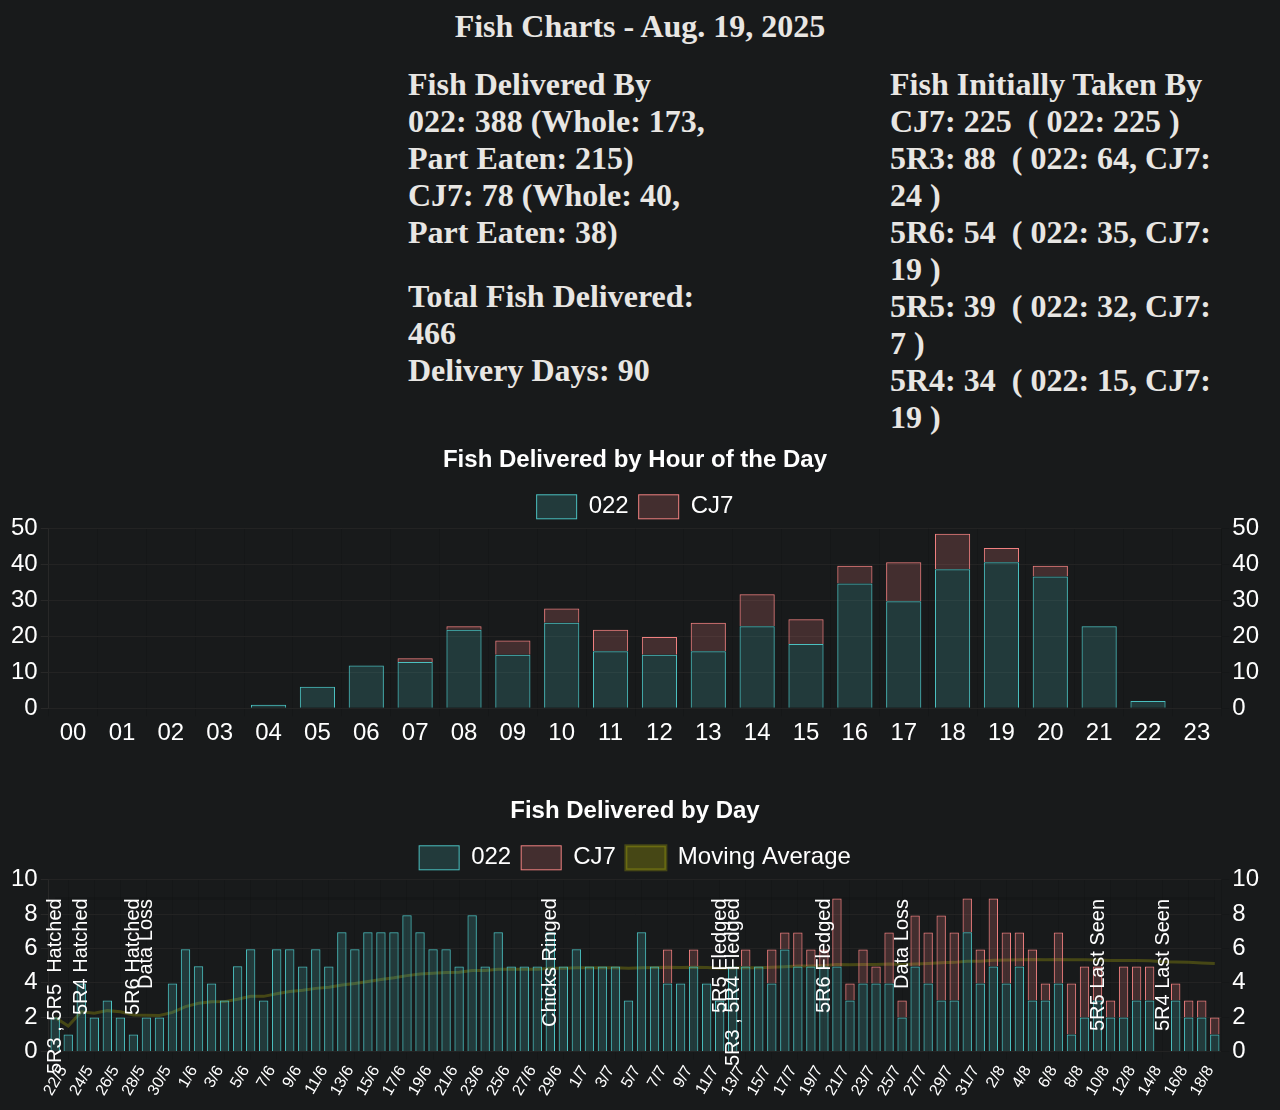
<file: index.html>
<!-- saved from url=(0043)http://192.168.1.88:8000/fish/graph/detail/ -->
<html data-darkreader-mode="dynamic" data-darkreader-scheme="dark" data-darkreader-proxy-injected="true"><head><meta http-equiv="Content-Type" content="text/html; charset=UTF-8"><style class="darkreader darkreader--fallback" media="screen"></style><style class="darkreader darkreader--user-agent" media="screen">@layer {
html {
    background-color: var(--darkreader-background-ffffff, #181a1b) !important;
}
html {
    color-scheme: dark !important;
}
iframe {
    color-scheme: dark !important;
}
html, body {
    background-color: var(--darkreader-background-ffffff, #181a1b);
}
html, body {
    border-color: var(--darkreader-border-4c4c4c, #736b5e);
    color: var(--darkreader-text-000000, #e8e6e3);
}
a {
    color: var(--darkreader-text-0040ff, #3391ff);
}
table {
    border-color: var(--darkreader-border-808080, #545b5e);
}
mark {
    color: var(--darkreader-text-000000, #e8e6e3);
}
::placeholder {
    color: var(--darkreader-text-a9a9a9, #b2aba1);
}
input:-webkit-autofill,
textarea:-webkit-autofill,
select:-webkit-autofill {
    background-color: var(--darkreader-background-faffbd, #404400) !important;
    color: var(--darkreader-text-000000, #e8e6e3) !important;
}
* {
    scrollbar-color: var(--darkreader-background-b0b0b0, #454a4d) var(--darkreader-background-f1f1f1, #202324);
}
::selection {
    background-color: var(--darkreader-background-0060d4, #004daa) !important;
    color: var(--darkreader-text-ffffff, #e8e6e3) !important;
}
::-moz-selection {
    background-color: var(--darkreader-background-0060d4, #004daa) !important;
    color: var(--darkreader-text-ffffff, #e8e6e3) !important;
}
}</style><style class="darkreader darkreader--text" media="screen"></style><style class="darkreader darkreader--invert" media="screen">.jfk-bubble.gtx-bubble, .captcheck_answer_label > input + img, span#closed_text > img[src^="https://www.gstatic.com/images/branding/googlelogo"], span[data-href^="https://www.hcaptcha.com/"] > #icon, img.Wirisformula, a[data-testid="headerMediumLogo"]>svg, .d2l-navigation-link-image-container, .d2l-iframe-loading-container {
    filter: invert(100%) hue-rotate(180deg) contrast(90%) !important;
}</style><style class="darkreader darkreader--inline" media="screen">[data-darkreader-inline-bgcolor] {
  background-color: var(--darkreader-inline-bgcolor) !important;
}
[data-darkreader-inline-bgimage] {
  background-image: var(--darkreader-inline-bgimage) !important;
}
[data-darkreader-inline-border] {
  border-color: var(--darkreader-inline-border) !important;
}
[data-darkreader-inline-border-bottom] {
  border-bottom-color: var(--darkreader-inline-border-bottom) !important;
}
[data-darkreader-inline-border-left] {
  border-left-color: var(--darkreader-inline-border-left) !important;
}
[data-darkreader-inline-border-right] {
  border-right-color: var(--darkreader-inline-border-right) !important;
}
[data-darkreader-inline-border-top] {
  border-top-color: var(--darkreader-inline-border-top) !important;
}
[data-darkreader-inline-boxshadow] {
  box-shadow: var(--darkreader-inline-boxshadow) !important;
}
[data-darkreader-inline-color] {
  color: var(--darkreader-inline-color) !important;
}
[data-darkreader-inline-fill] {
  fill: var(--darkreader-inline-fill) !important;
}
[data-darkreader-inline-stroke] {
  stroke: var(--darkreader-inline-stroke) !important;
}
[data-darkreader-inline-outline] {
  outline-color: var(--darkreader-inline-outline) !important;
}
[data-darkreader-inline-stopcolor] {
  stop-color: var(--darkreader-inline-stopcolor) !important;
}
[data-darkreader-inline-bg] {
  background: var(--darkreader-inline-bg) !important;
}
[data-darkreader-inline-border-short] {
  border: var(--darkreader-inline-border-short) !important;
}
[data-darkreader-inline-border-bottom-short] {
  border-bottom: var(--darkreader-inline-border-bottom-short) !important;
}
[data-darkreader-inline-border-left-short] {
  border-left: var(--darkreader-inline-border-left-short) !important;
}
[data-darkreader-inline-border-right-short] {
  border-right: var(--darkreader-inline-border-right-short) !important;
}
[data-darkreader-inline-border-top-short] {
  border-top: var(--darkreader-inline-border-top-short) !important;
}
[data-darkreader-inline-invert] {
    filter: invert(100%) hue-rotate(180deg);
}</style><style class="darkreader darkreader--variables" media="screen">:root {
   --darkreader-neutral-background: var(--darkreader-background-ffffff, #181a1b);
   --darkreader-neutral-text: var(--darkreader-text-000000, #e8e6e3);
   --darkreader-selection-background: var(--darkreader-background-0060d4, #004daa);
   --darkreader-selection-text: var(--darkreader-text-ffffff, #e8e6e3);
}</style><style class="darkreader darkreader--root-vars" media="screen"></style><link rel="stylesheet" href="./index_files/style.css"><style class="darkreader darkreader--sync" media="screen"></style>
<meta name="darkreader" content="c7c358f86b47588f3a2f2d829a80be80"><style class="darkreader darkreader--override" media="screen">.vimvixen-hint {
    background-color: var(--darkreader-background-ffd76e, #684b00) !important;
    border-color: var(--darkreader-background-c59d00, #9e7e00) !important;
    color: var(--darkreader-text-302505, #d7d4cf) !important;
}
#vimvixen-console-frame {
    color-scheme: light !important;
}
::placeholder {
    opacity: 0.5 !important;
}
#edge-translate-panel-body,
.MuiTypography-body1,
.nfe-quote-text {
    color: var(--darkreader-neutral-text) !important;
}
gr-main-header {
    background-color: var(--darkreader-background-add8e6, #1b4958) !important;
}
.tou-z65h9k,
.tou-mignzq,
.tou-1b6i2ox,
.tou-lnqlqk {
    background-color: var(--darkreader-neutral-background) !important;
}
.tou-75mvi {
    background-color: var(--darkreader-background-cfecf5, #0f3a47) !important;
}
.tou-ta9e87,
.tou-1w3fhi0,
.tou-1b8t2us,
.tou-py7lfi,
.tou-1lpmd9d,
.tou-1frrtv8,
.tou-17ezmgn {
    background-color: var(--darkreader-background-f5f5f5, #1e2021) !important;
}
.tou-uknfeu {
    background-color: var(--darkreader-background-faedda, #432c09) !important;
}
.tou-6i3zyv {
    background-color: var(--darkreader-background-85c3d8, #245d70) !important;
}
div.mermaid-viewer-control-panel .btn {
    background-color: var(--darkreader-neutral-background);
    fill: var(--darkreader-neutral-text);
}
svg g rect.er {
    fill: var(--darkreader-neutral-background) !important;
}
svg g rect.er.entityBox {
    fill: var(--darkreader-neutral-background) !important;
}
svg g rect.er.attributeBoxOdd {
    fill: var(--darkreader-neutral-background) !important;
}
svg g rect.er.attributeBoxEven {
    fill: var(--darkreader-selection-background);
    fill-opacity: 0.8 !important;
}
svg rect.er.relationshipLabelBox {
    fill: var(--darkreader-neutral-background) !important;
}
svg g g.nodes rect,
svg g g.nodes polygon {
    fill: var(--darkreader-neutral-background) !important;
}
svg g rect.task {
    fill: var(--darkreader-selection-background) !important;
}
svg line.messageLine0,
svg line.messageLine1 {
    stroke: var(--darkreader-neutral-text) !important;
}
div.mermaid .actor {
    fill: var(--darkreader-neutral-background) !important;
}
mitid-authenticators-code-app > .code-app-container {
    background-color: white !important;
    padding-top: 1rem;
}
iframe#unpaywall[src$="unpaywall.html"] {
    color-scheme: light !important;
}
select {
    --darkreader-bg--form-control-background-color: rgba(22, 22, 22, 0) !important;
}
select * {
    background-color: var(--darkreader-neutral-background) !important;
}
body#tumblr {
    --darkreader-bg--secondary-accent: 31, 32, 34 !important;
    --darkreader-bg--white: 23, 23, 23 !important;
    --darkreader-text--black: 228, 224, 218 !important;
}
:host {
    --d2l-border-color: var(--darkreader-bg--d2l-color-gypsum) !important;
    --d2l-button-icon-background-color-hover: var(--darkreader-bg--d2l-color-gypsum) !important;
    --d2l-color-ferrite: var(--darkreader-neutral-text) !important;
    --d2l-color-sylvite: var(--darkreader-bg--d2l-color-sylvite) !important;
    --d2l-dropdown-background-color: var(--darkreader-neutral-background) !important;
    --d2l-dropdown-border-color: var(--darkreader-border--d2l-color-mica) !important;
    --d2l-input-backgroud-color: var(--darkreader-neutral-background) !important;
    --d2l-menu-border-color: var(--darkreader-bg--d2l-color-gypsum) !important;
    --d2l-tooltip-background-color: var(--darkreader-neutral-background) !important;
    --d2l-tooltip-border-color: var(--darkreader-bg--d2l-color-gypsum) !important;
}
:host([_floating]) .d2l-floating-buttons-container {
    background-color: var(--darkreader-neutral-background) !important;
    border-top-color: var(--darkreader-border--d2l-color-mica) !important;
    opacity: 0.88 !important;
}
d2l-card {
    background: var(--darkreader-neutral-background) !important;
    border-color: var(--darkreader-border--d2l-color-gypsum) !important;
}
d2l-dropdown-content > div,
d2l-menu-item {
    background-color: var(--darkreader-neutral-background) !important;
    border-radius: 10px !important;
}
d2l-empty-state-simple {
    border-color: var(--darkreader-bg--d2l-color-gypsum) !important;
}
.d2l-button-filter > ul > li > a.vui-button {
    border-color: var(--darkreader-border--d2l-color-mica) !important;
}
.d2l-label-text:has(.d2l-button-subtle-content):hover,
.d2l-label-text:has(.d2l-button-subtle-content):focus,
.d2l-label-text:has(.d2l-button-subtle-content):active {
    background-color: var(--darkreader-bg--d2l-color-gypsum) !important;
}
.d2l-navigation-centerer {
    color: inherit !important;
}
.d2l-tabs-layout {
    border-color: var(--darkreader-border--d2l-color-gypsum) !important;
}
.d2l-input,
.d2l-calendar-date,
.d2l-htmleditor-container {
    background-color: var(--darkreader-neutral-background) !important;
}
.d2l-collapsible-panel {
    border: 1px solid var(--darkreader-border--d2l-color-mica) !important;
    border-radius: 0.4rem !important;
}
.d2l-collapsible-panel-divider {
    border-bottom: 1px solid var(--darkreader-border--d2l-color-mica) !important;
}
.d2l-w2d-flex {
    border-bottom: 2px solid var(--darkreader-border--d2l-color-mica) !important;
}
.d2l-collapsible-panel scrolled,
.d2l-collapsible-panel-header,
.d2l-w2d-collection-fixed {
    background-color: var(--darkreader-neutral-background) !important;
}
.d2l-loading-spinner-bg {
    fill: var(--darkreader-bg--d2l-color-gypsum) !important;
}
.d2l-loading-spinner-bg-stroke {
    stroke: var(--darkreader-border--d2l-color-mica) !important;
}
.d2l-loading-spinner-wrapper svg path,
.d2l-loading-spinner-wrapper svg circle {
    fill: var(--darkreader-neutral-background) !important;
}
embed[type="application/pdf"][src="about:blank"] { filter: invert(100%) contrast(90%); }</style></head><body><center><h1>Fish Charts - Aug. 19, 2025</h1></center>
<div style="display: flex">
<div align="left" style="width: 50%;margin-right: 50;margin-left:400">
<div style="font-size: 32;font-weight: bold;">
    Fish Delivered By<br>
    
        022:&nbsp;388&nbsp;(Whole:&nbsp;173, Part Eaten:&nbsp;215)<br>
    
        CJ7:&nbsp;78&nbsp;(Whole:&nbsp;40, Part Eaten:&nbsp;38)<br>
    
<h2 style="font-size: 32;">Total Fish Delivered: 466<br>
Delivery Days: 90</h2>
</div>
</div>
<div align="left" style="width: 50%;margin-right: 50;margin-left:100">
<div style="font-size: 32;font-weight: bold;">
    Fish Initially Taken By<br>
    
        CJ7:&nbsp;225&nbsp;&nbsp;(
        
            
        
            
        
            
        
            022: 225
        
            
        )<br>
    
        5R3:&nbsp;88&nbsp;&nbsp;(
        
            
        
            
        
            
        
            
        
            022: 64, CJ7: 24
        )<br>
    
        5R6:&nbsp;54&nbsp;&nbsp;(
        
            
        
            
        
            022: 35, CJ7: 19
        
            
        
            
        )<br>
    
        5R5:&nbsp;39&nbsp;&nbsp;(
        
            
        
            022: 32, CJ7: 7
        
            
        
            
        
            
        )<br>
    
        5R4:&nbsp;34&nbsp;&nbsp;(
        
            022: 15, CJ7: 19
        
            
        
            
        
            
        
            
        )<br>
    
</div>
</div>
</div>
<div>
<canvas id="myChart1" width="1889" height="472" style="display: block; box-sizing: border-box; height: 472px; width: 1889px;"></canvas>
</div>
<br><br>
<div>
<canvas id="myChart2" width="1889" height="472" style="display: block; box-sizing: border-box; height: 472px; width: 1889px;"></canvas>
</div>
<script src="./index_files/chart.min.js.download"></script>
<script src="./index_files/chartjs-plugin-datalabels@2.0.0"></script>
<script>
  const ctx1 = document.getElementById('myChart1').getContext('2d');
  Chart.defaults.font.size = 24;
  Chart.defaults.color = 'white';
  const myChart1 = new Chart(ctx1, {
    type: 'bar',
    data: {
      labels : ["00","01","02","03","04","05","06","07","08","09","10","11","12","13","14","15","16","17","18","19","20","21","22","23",],
      datasets: [{
        label: "022",
        backgroundColor: 'rgba(75, 192, 192, 0.2)',
        borderColor: 'rgba(75, 192, 192, 1)',
        borderWidth: 1, 
        data : [
          0,
          
          0,
          
          0,
          
          0,
          
          1,
          
          6,
          
          12,
          
          13,
          
          22,
          
          15,
          
          24,
          
          16,
          
          15,
          
          16,
          
          23,
          
          18,
          
          35,
          
          30,
          
          39,
          
          41,
          
          37,
          
          23,
          
          2,
          
          0,
          ],
        },
        {
        label: "CJ7",
        backgroundColor: 'rgba(240, 128, 128, 0.2)',
        borderColor: 'rgba(240, 128, 128, 1)',
        borderWidth: 1,
        data : [
          0,
          
          0,
          
          0,
          
          0,
          
          0,
          
          0,
          
          0,
          
          1,
          
          1,
          
          4,
          
          4,
          
          6,
          
          5,
          
          8,
          
          9,
          
          7,
          
          5,
          
          11,
          
          10,
          
          4,
          
          3,
          
          0,
          
          0,
          
          0,
          ],
        }]
      },
      options: {
        layout: {
          padding: {
            right: 10
          }
        },
        plugins: {
          title: {
            display: true,
            text: 'Fish Delivered by Hour of the Day'
          }
        },
        scales: {
          x: {
            stacked: true
          },
          y: {
            position: "left",
            beginAtZero: true,
            grid: {
              color: 'rgb(40, 40, 40)' 
            },
            stacked: true
          },
          y1: {
            position: "right",
            afterBuildTicks: (axis) => {
              axis.ticks = [...axis.chart.scales.y.ticks];
              axis.min = axis.chart.scales.y.min;
              axis.max = axis.chart.scales.y.max;
            },
          },
        }
      }
    });
</script>
<script>
  const ctx2 = document.getElementById('myChart2').getContext('2d');
  const myChart2 = new Chart(ctx2, {
    type: 'bar',
    data: {
      labels: ["22/5","23/5","24/5","25/5","26/5","27/5","28/5","29/5","30/5","31/5","1/6","2/6","3/6","4/6","5/6","6/6","7/6","8/6","9/6","10/6","11/6","12/6","13/6","14/6","15/6","16/6","17/6","18/6","19/6","20/6","21/6","22/6","23/6","24/6","25/6","26/6","27/6","28/6","29/6","30/6","1/7","2/7","3/7","4/7","5/7","6/7","7/7","8/7","9/7","10/7","11/7","12/7","13/7","14/7","15/7","16/7","17/7","18/7","19/7","20/7","21/7","22/7","23/7","24/7","25/7","26/7","27/7","28/7","29/7","30/7","31/7","1/8","2/8","3/8","4/8","5/8","6/8","7/8","8/8","9/8","10/8","11/8","12/8","13/8","14/8","15/8","16/8","17/8","18/8","19/8",],
      datasets: [{
        label: "022",
        backgroundColor: 'rgba(75, 192, 192, 0.2)',
        borderColor: 'rgba(75, 192, 192, 1)',
        borderWidth: 1,
        data : [
          2,
          
          1,
          
          4,
          
          2,
          
          3,
          
          2,
          
          1,
          
          2,
          
          2,
          
          4,
          
          6,
          
          5,
          
          4,
          
          3,
          
          5,
          
          6,
          
          3,
          
          6,
          
          6,
          
          5,
          
          6,
          
          5,
          
          7,
          
          6,
          
          7,
          
          7,
          
          7,
          
          8,
          
          7,
          
          6,
          
          6,
          
          5,
          
          8,
          
          5,
          
          7,
          
          5,
          
          5,
          
          5,
          
          7,
          
          5,
          
          6,
          
          5,
          
          5,
          
          5,
          
          3,
          
          7,
          
          5,
          
          4,
          
          4,
          
          5,
          
          4,
          
          3,
          
          5,
          
          5,
          
          5,
          
          4,
          
          6,
          
          5,
          
          5,
          
          5,
          
          5,
          
          3,
          
          4,
          
          4,
          
          4,
          
          2,
          
          5,
          
          4,
          
          3,
          
          3,
          
          7,
          
          4,
          
          5,
          
          4,
          
          5,
          
          3,
          
          3,
          
          4,
          
          1,
          
          2,
          
          3,
          
          2,
          
          2,
          
          3,
          
          3,
          
          0,
          
          3,
          
          2,
          
          2,
          
          1,
          ]
        },
        {
        label: "CJ7",
        backgroundColor: 'rgba(240, 128, 128, 0.2)',
        borderColor: 'rgba(240, 128, 128, 1)',
        borderWidth: 1,
        data : [
          0,
          
          0,
          
          0,
          
          0,
          
          0,
          
          0,
          
          0,
          
          0,
          
          0,
          
          0,
          
          0,
          
          0,
          
          0,
          
          0,
          
          0,
          
          0,
          
          0,
          
          0,
          
          0,
          
          0,
          
          0,
          
          0,
          
          0,
          
          0,
          
          0,
          
          0,
          
          0,
          
          0,
          
          0,
          
          0,
          
          0,
          
          0,
          
          0,
          
          0,
          
          0,
          
          0,
          
          0,
          
          0,
          
          0,
          
          0,
          
          0,
          
          0,
          
          0,
          
          0,
          
          0,
          
          0,
          
          0,
          
          2,
          
          0,
          
          1,
          
          0,
          
          0,
          
          0,
          
          1,
          
          0,
          
          2,
          
          1,
          
          2,
          
          1,
          
          1,
          
          4,
          
          1,
          
          2,
          
          1,
          
          3,
          
          1,
          
          3,
          
          3,
          
          5,
          
          4,
          
          2,
          
          2,
          
          4,
          
          3,
          
          2,
          
          3,
          
          1,
          
          3,
          
          3,
          
          3,
          
          2,
          
          1,
          
          3,
          
          2,
          
          2,
          
          0,
          
          1,
          
          1,
          
          1,
          
          1,
          ],
        },
        {
        label: "Moving Average",
        backgroundColor: 'rgba(255, 255, 0, 0.2)',
        borderColor: 'rgba(255, 255, 0, 0.2)',
        type: 'line',
        data : [
          2.0,
          
          1.5,
          
          2.33,
          
          2.25,
          
          2.4,
          
          2.33,
          
          2.14,
          
          2.13,
          
          2.11,
          
          2.3,
          
          2.64,
          
          2.83,
          
          2.92,
          
          2.93,
          
          3.07,
          
          3.25,
          
          3.24,
          
          3.39,
          
          3.53,
          
          3.6,
          
          3.71,
          
          3.77,
          
          3.91,
          
          4.0,
          
          4.12,
          
          4.23,
          
          4.33,
          
          4.46,
          
          4.55,
          
          4.6,
          
          4.65,
          
          4.66,
          
          4.76,
          
          4.76,
          
          4.83,
          
          4.83,
          
          4.84,
          
          4.84,
          
          4.9,
          
          4.9,
          
          4.93,
          
          4.93,
          
          4.93,
          
          4.93,
          
          4.89,
          
          4.93,
          
          4.94,
          
          4.96,
          
          4.94,
          
          4.96,
          
          4.94,
          
          4.9,
          
          4.91,
          
          4.93,
          
          4.93,
          
          4.95,
          
          4.98,
          
          5.02,
          
          5.03,
          
          5.05,
          
          5.11,
          
          5.1,
          
          5.11,
          
          5.11,
          
          5.14,
          
          5.11,
          
          5.15,
          
          5.18,
          
          5.22,
          
          5.24,
          
          5.3,
          
          5.31,
          
          5.36,
          
          5.38,
          
          5.4,
          
          5.41,
          
          5.39,
          
          5.41,
          
          5.39,
          
          5.39,
          
          5.38,
          
          5.35,
          
          5.35,
          
          5.35,
          
          5.34,
          
          5.28,
          
          5.26,
          
          5.24,
          
          5.21,
          
          5.18,
          ],
        },
        {
        label: "Cust Labels",
        labels: ["5R3 , 5R5  Hatched","","5R4 Hatched","","","","5R6 Hatched","Data Loss","","","","","","","","","","","","","","","","","","","","","","","","","","","","","","","Chicks Ringed","","","","","","","","","","","","","5R5 Fledged","5R3 , 5R4 Fledged","","","","","","","5R6 Fledged","","","","","","Data Loss","","","","","","","","","","","","","","","5R5 Last Seen","","","","","5R4 Last Seen","","","","",],
        backgroundColor: 'rgba(255, 255, 0, 0.2)',
        type: 'line',
        data : [
          9,
          
          9,
          
          9,
          
          9,
          
          9,
          
          9,
          
          9,
          
          9,
          
          9,
          
          9,
          
          9,
          
          9,
          
          9,
          
          9,
          
          9,
          
          9,
          
          9,
          
          9,
          
          9,
          
          9,
          
          9,
          
          9,
          
          9,
          
          9,
          
          9,
          
          9,
          
          9,
          
          9,
          
          9,
          
          9,
          
          9,
          
          9,
          
          9,
          
          9,
          
          9,
          
          9,
          
          9,
          
          9,
          
          9,
          
          9,
          
          9,
          
          9,
          
          9,
          
          9,
          
          9,
          
          9,
          
          9,
          
          9,
          
          9,
          
          9,
          
          9,
          
          9,
          
          9,
          
          9,
          
          9,
          
          9,
          
          9,
          
          9,
          
          9,
          
          9,
          
          9,
          
          9,
          
          9,
          
          9,
          
          9,
          
          9,
          
          9,
          
          9,
          
          9,
          
          9,
          
          9,
          
          9,
          
          9,
          
          9,
          
          9,
          
          9,
          
          9,
          
          9,
          
          9,
          
          9,
          
          9,
          
          9,
          
          9,
          
          9,
          
          9,
          
          9,
          
          9,
          
          9,
          
          9,
          
          9,
          ],
        fill: false,
        pointRadius: 0,
        stack: "ownStack",
        }

        ]
      },
      options: {
        elements: {
          point: {
            radius: 0
          }
        },
        layout: {
          padding: {
            right: 10
          }
        },
        plugins: {
          legend: {
            labels: {
              filter: item => item.text !== 'Cust Labels'
            }
          },
          datalabels: {
            anchor: "end",
            align: "bottom",
            rotation: 270,
            font: {
              size: 20
            },
            formatter: function(value, context) {
              if (context.datasetIndex === 3) {
                return context.chart.data.datasets[3].labels[context.dataIndex];
              } else {
                return "";
              }
            }
          },
          title: {
            display: true,
            text: 'Fish Delivered by Day'
          }
        }, 
        scales: {
          x: {
            stacked: true,
            ticks: {
              minRotation: 60,
              maxRotation: 60,
              font: {
                size: 16
              }
            }
          },
          y: {
            position: "left",
            beginAtZero: true,
            grid: {
              color: 'rgb(40, 40, 40)'
            },
            stacked: true
          },
          y1: {
            position: "right",
            afterBuildTicks: (axis) => {
              axis.ticks = [...axis.chart.scales.y.ticks];
              axis.min = axis.chart.scales.y.min;
              axis.max = axis.chart.scales.y.max;
            }
          }
        }
      },
      plugins: [ChartDataLabels],
    });
</script>

</body></html>
</file>
<file: index_files/style.css>
li a {
    colour: green;
}

.idetail_tab td {
  border: none;
  padding: 0 5px;
}

.wrapper {
  display: flex;
  flex-direction: column;
  width: 100%;
  height: 100%;
  margin: 0 auto;
}

.individual_details {
  width: 100%;
  flex: none;
}

.fishdelby_table {
  flex: auto;
  overflow-y: auto;
  padding-top; 10px;
}

.fishdelby_table td {
  padding: 0 8px;
}

.fishdelby_table th {
  padding: 0 8px;
}

/* Split the screen in half */
.split {
  height: 300px;
  width: 50%;
  position: fixed;
  z-index: 1;
  top: 40;
  overflow-x: hidden;
  padding-top: 20px;
}

/* Control the left side */
.left {
  left: 0;
}
/*  background-color: #111; */

/* Control the right side */
.right {
  right: 0;
}
</file>
